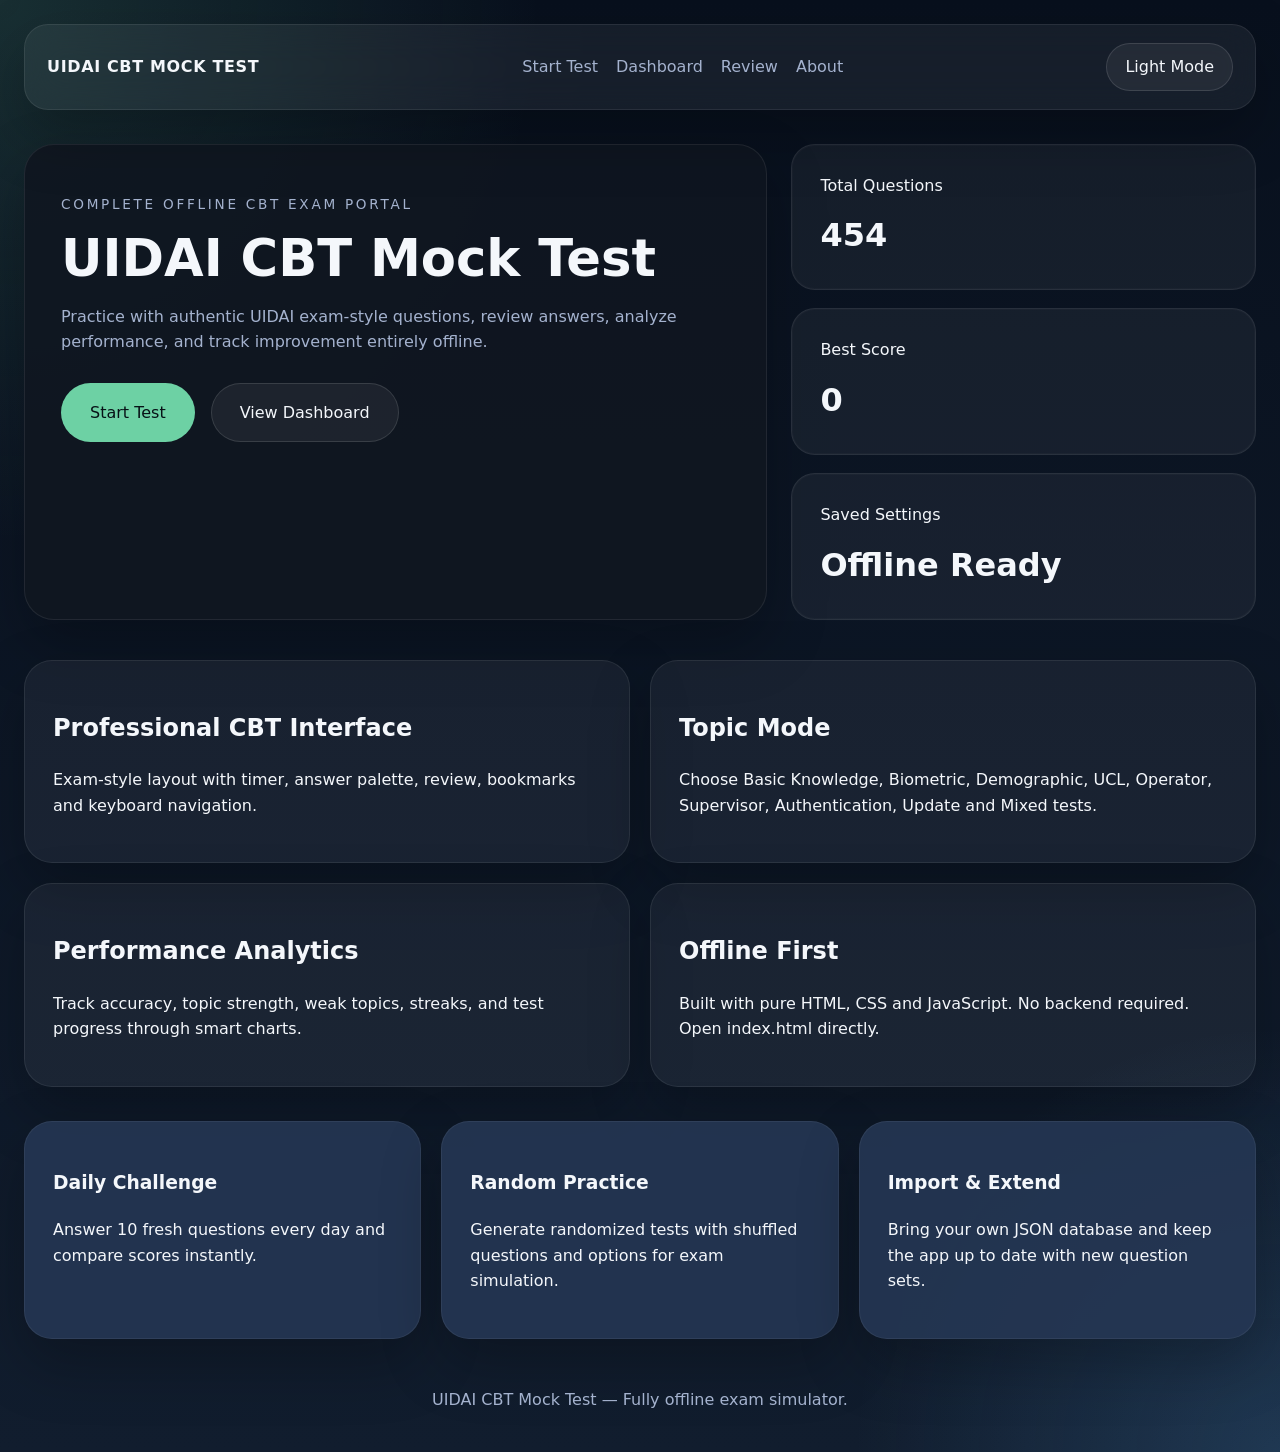
<file: MCQ/index.html>
<!DOCTYPE html>
<html lang="en">
<head>
  <meta charset="UTF-8" />
  <meta name="viewport" content="width=device-width, initial-scale=1.0" />
  <title>UIDAI CBT Mock Test</title>
  <link rel="stylesheet" href="assets/css/style.css" />
  <link rel="stylesheet" href="assets/css/responsive.css" />
</head>
<body>
  <div class="app-shell">
    <header class="nav-bar">
      <a class="brand" href="index.html">UIDAI CBT MOCK TEST</a>
      <nav class="nav-links">
        <a href="quiz.html">Start Test</a>
        <a href="dashboard.html">Dashboard</a>
        <a href="review.html">Review</a>
        <a href="about.html">About</a>
      </nav>
      <button class="theme-toggle" data-theme-toggle>Dark Mode</button>
    </header>
    <main>
      <section class="hero-section">
        <div class="hero-copy">
          <p class="eyebrow">Complete offline CBT exam portal</p>
          <h1>UIDAI CBT Mock Test</h1>
          <p>Practice with authentic UIDAI exam-style questions, review answers, analyze performance, and track improvement entirely offline.</p>
          <div class="hero-actions">
            <a class="button button-primary" href="quiz.html">Start Test</a>
            <a class="button button-secondary" href="dashboard.html">View Dashboard</a>
          </div>
        </div>
        <div class="hero-panel">
          <div class="stat-card">
            <span class="stat-label">Total Questions</span>
            <strong data-total-questions>0</strong>
          </div>
          <div class="stat-card">
            <span class="stat-label">Best Score</span>
            <strong data-highscore-value>0</strong>
          </div>
          <div class="stat-card">
            <span class="stat-label">Saved Settings</span>
            <strong>Offline Ready</strong>
          </div>
        </div>
      </section>
      <section class="features-grid">
        <article class="feature-card">
          <h2>Professional CBT Interface</h2>
          <p>Exam-style layout with timer, answer palette, review, bookmarks and keyboard navigation.</p>
        </article>
        <article class="feature-card">
          <h2>Topic Mode</h2>
          <p>Choose Basic Knowledge, Biometric, Demographic, UCL, Operator, Supervisor, Authentication, Update and Mixed tests.</p>
        </article>
        <article class="feature-card">
          <h2>Performance Analytics</h2>
          <p>Track accuracy, topic strength, weak topics, streaks, and test progress through smart charts.</p>
        </article>
        <article class="feature-card">
          <h2>Offline First</h2>
          <p>Built with pure HTML, CSS and JavaScript. No backend required. Open index.html directly.</p>
        </article>
      </section>
      <section class="cta-cards">
        <div class="callout-card">
          <h3>Daily Challenge</h3>
          <p>Answer 10 fresh questions every day and compare scores instantly.</p>
        </div>
        <div class="callout-card">
          <h3>Random Practice</h3>
          <p>Generate randomized tests with shuffled questions and options for exam simulation.</p>
        </div>
        <div class="callout-card">
          <h3>Import & Extend</h3>
          <p>Bring your own JSON database and keep the app up to date with new question sets.</p>
        </div>
      </section>
    </main>
    <footer class="footer-bar">
      <p>UIDAI CBT Mock Test — Fully offline exam simulator.</p>
    </footer>
  </div>
  <script src="assets/js/utils.js"></script>
  <script src="assets/js/storage.js"></script>
  <script src="assets/js/app.js"></script>
  <script>
    document.addEventListener('DOMContentLoaded', () => App.initCommon());
  </script>
</body>
</html>
</file>
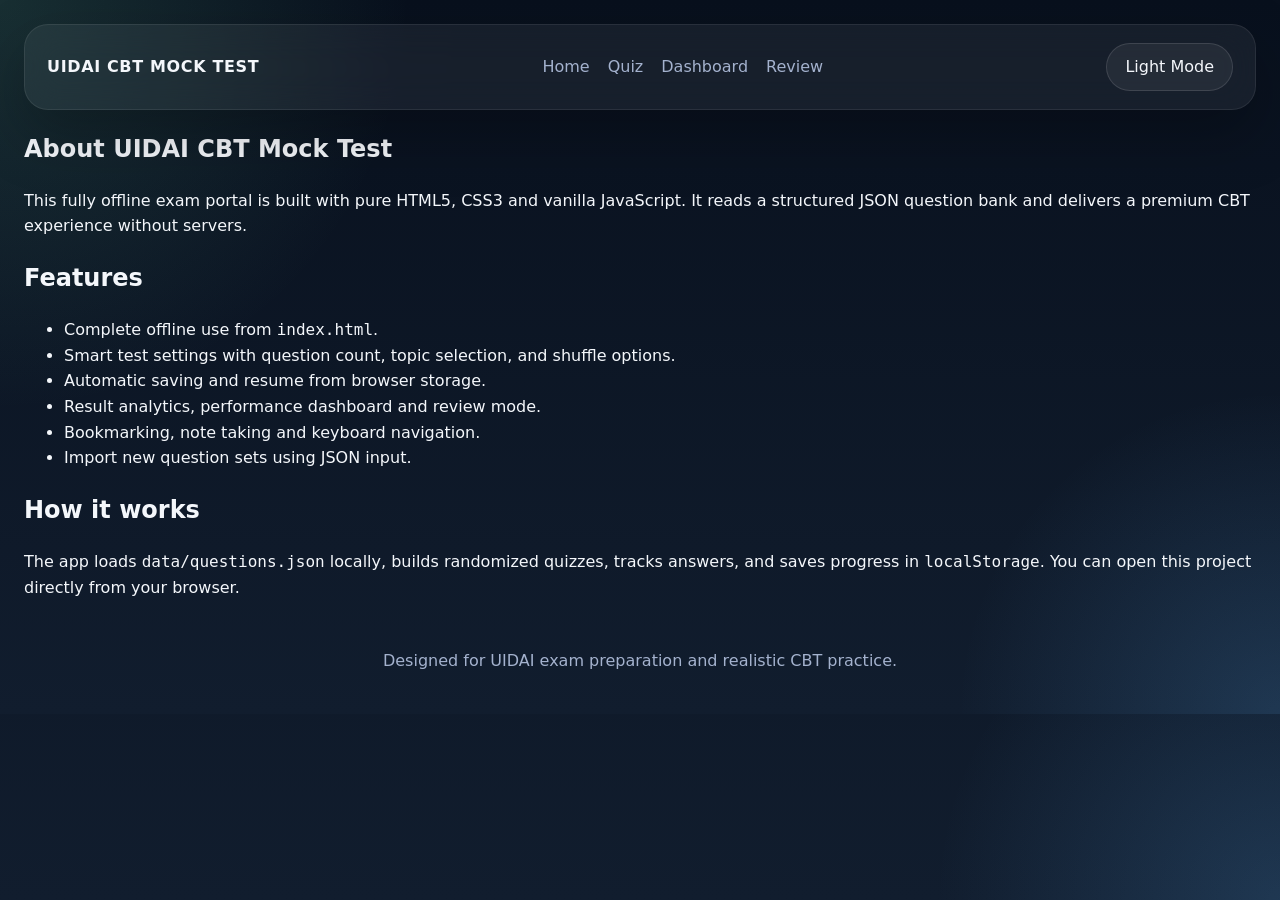
<file: MCQ/about.html>
<!DOCTYPE html>
<html lang="en">
<head>
  <meta charset="UTF-8" />
  <meta name="viewport" content="width=device-width, initial-scale=1.0" />
  <title>About | UIDAI CBT Mock Test</title>
  <link rel="stylesheet" href="assets/css/style.css" />
  <link rel="stylesheet" href="assets/css/responsive.css" />
</head>
<body>
  <div class="app-shell">
    <header class="nav-bar">
      <a class="brand" href="index.html">UIDAI CBT MOCK TEST</a>
      <nav class="nav-links">
        <a href="index.html">Home</a>
        <a href="quiz.html">Quiz</a>
        <a href="dashboard.html">Dashboard</a>
        <a href="review.html">Review</a>
      </nav>
      <button class="theme-toggle" data-theme-toggle>Dark Mode</button>
    </header>
    <main>
      <section class="about-card">
        <h1>About UIDAI CBT Mock Test</h1>
        <p>This fully offline exam portal is built with pure HTML5, CSS3 and vanilla JavaScript. It reads a structured JSON question bank and delivers a premium CBT experience without servers.</p>
        <h2>Features</h2>
        <ul>
          <li>Complete offline use from <code>index.html</code>.</li>
          <li>Smart test settings with question count, topic selection, and shuffle options.</li>
          <li>Automatic saving and resume from browser storage.</li>
          <li>Result analytics, performance dashboard and review mode.</li>
          <li>Bookmarking, note taking and keyboard navigation.</li>
          <li>Import new question sets using JSON input.</li>
        </ul>
        <h2>How it works</h2>
        <p>The app loads <code>data/questions.json</code> locally, builds randomized quizzes, tracks answers, and saves progress in <code>localStorage</code>. You can open this project directly from your browser.</p>
      </section>
    </main>
    <footer class="footer-bar">
      <p>Designed for UIDAI exam preparation and realistic CBT practice.</p>
    </footer>
  </div>
  <script src="assets/js/utils.js"></script>
  <script src="assets/js/storage.js"></script>
  <script src="assets/js/app.js"></script>
  <script>
    document.addEventListener('DOMContentLoaded', () => App.initCommon());
  </script>
</body>
</html>
</file>
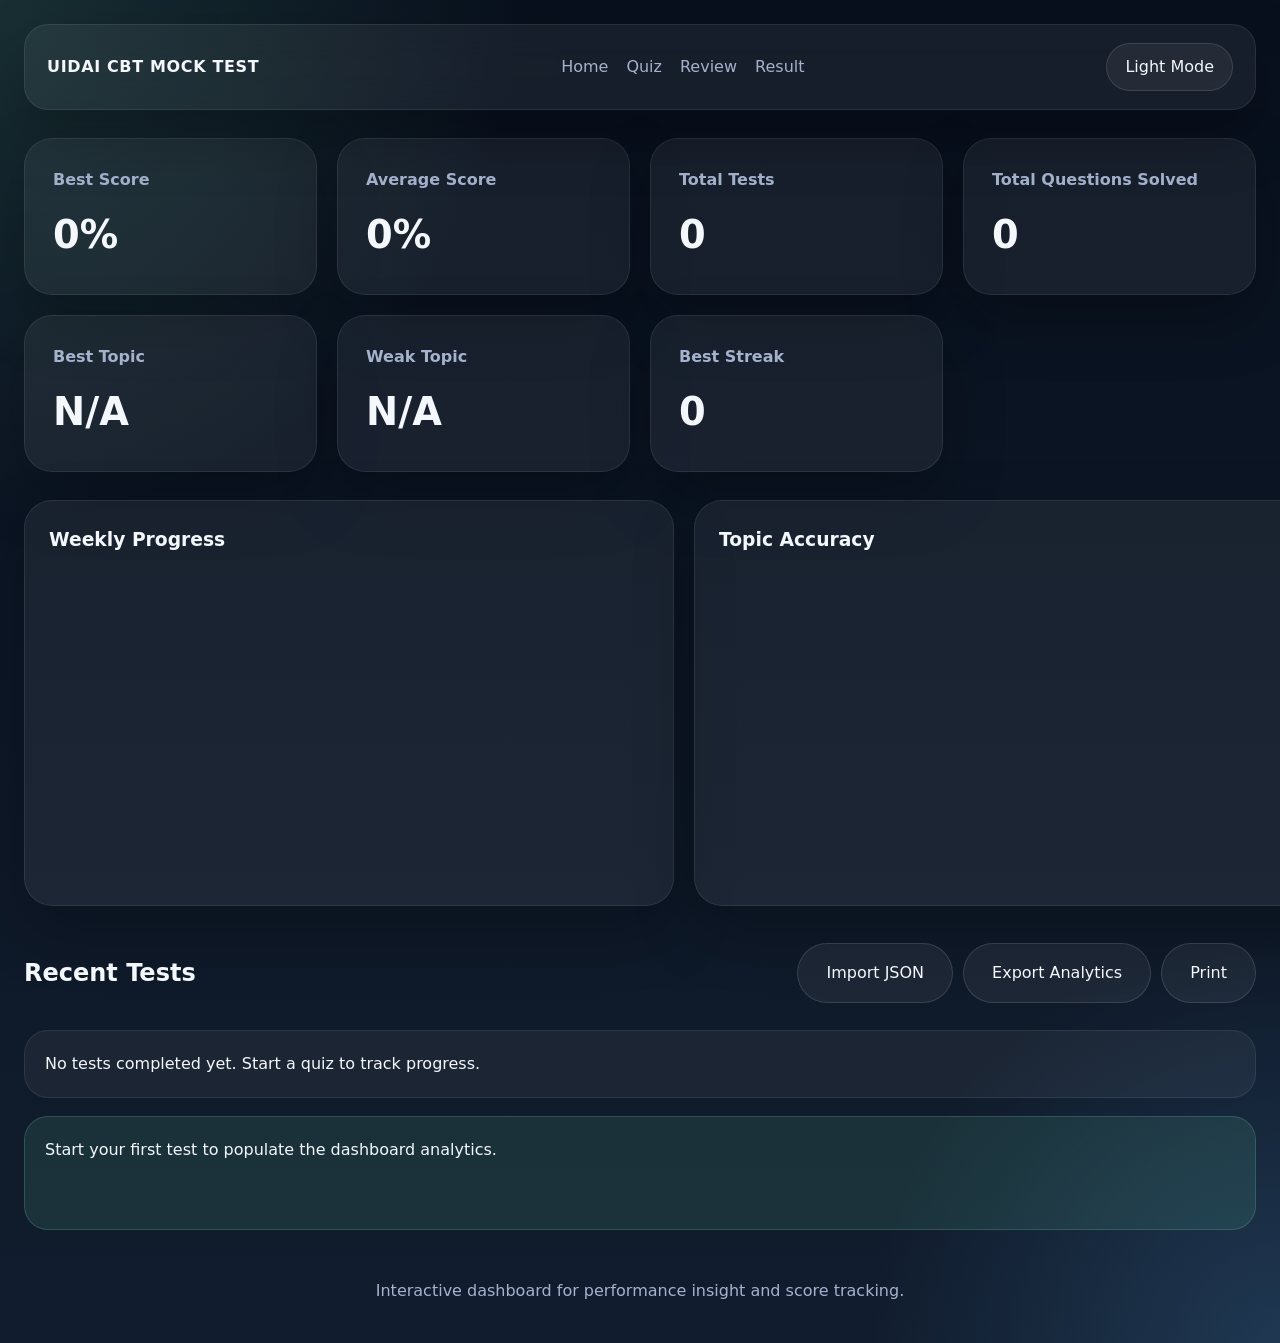
<file: MCQ/dashboard.html>
<!DOCTYPE html>
<html lang="en">
<head>
  <meta charset="UTF-8" />
  <meta name="viewport" content="width=device-width, initial-scale=1.0" />
  <title>Dashboard | UIDAI CBT Mock Test</title>
  <link rel="stylesheet" href="assets/css/style.css" />
  <link rel="stylesheet" href="assets/css/dashboard.css" />
  <link rel="stylesheet" href="assets/css/responsive.css" />
</head>
<body>
  <div class="app-shell">
    <header class="nav-bar">
      <a class="brand" href="index.html">UIDAI CBT MOCK TEST</a>
      <nav class="nav-links">
        <a href="index.html">Home</a>
        <a href="quiz.html">Quiz</a>
        <a href="review.html">Review</a>
        <a href="result.html">Result</a>
      </nav>
      <button class="theme-toggle" data-theme-toggle>Dark Mode</button>
    </header>
    <main>
      <section class="dashboard-grid">
        <article class="dashboard-card">
          <h2>Best Score</h2>
          <p id="bestScore">0%</p>
        </article>
        <article class="dashboard-card">
          <h2>Average Score</h2>
          <p id="averageScore">0%</p>
        </article>
        <article class="dashboard-card">
          <h2>Total Tests</h2>
          <p id="totalTests">0</p>
        </article>
        <article class="dashboard-card">
          <h2>Total Questions Solved</h2>
          <p id="totalQuestions">0</p>
        </article>
        <article class="dashboard-card">
          <h2>Best Topic</h2>
          <p id="bestTopic">N/A</p>
        </article>
        <article class="dashboard-card">
          <h2>Weak Topic</h2>
          <p id="weakTopic">N/A</p>
        </article>
        <article class="dashboard-card">
          <h2>Best Streak</h2>
          <p id="bestStreak">0</p>
        </article>
      </section>
      <section class="chart-section">
        <div class="chart-card">
          <h3>Weekly Progress</h3>
          <canvas id="weeklyChart" width="600" height="300"></canvas>
        </div>
        <div class="chart-card">
          <h3>Topic Accuracy</h3>
          <canvas id="topicChart" width="600" height="300"></canvas>
        </div>
        <div class="chart-card small-card">
          <h3>Recent Score</h3>
          <canvas id="ringChart" width="300" height="300"></canvas>
        </div>
      </section>
      <section class="history-section">
        <div class="history-header">
          <h2>Recent Tests</h2>
          <div class="history-actions">
            <input id="importJsonInput" type="file" accept="application/json" class="visually-hidden" />
            <button class="button button-secondary" id="importJsonButton">Import JSON</button>
            <button class="button button-secondary" id="exportAnalyticsButton">Export Analytics</button>
            <button class="button button-secondary" id="printDashboardButton">Print</button>
          </div>
        </div>
        <ul id="recentTests" class="recent-list"></ul>
      </section>
      <section class="message-panel" id="dashboardMessage"></section>
    </main>
    <footer class="footer-bar">
      <p>Interactive dashboard for performance insight and score tracking.</p>
    </footer>
  </div>
  <script src="assets/js/utils.js"></script>
  <script src="assets/js/storage.js"></script>
  <script src="assets/js/app.js"></script>
  <script src="assets/js/charts.js"></script>
  <script src="assets/js/analytics.js"></script>
  <script src="assets/js/dashboard.js"></script>
  <script>
    document.addEventListener('DOMContentLoaded', () => {
      App.initCommon();
      Dashboard.init();
    });
  </script>
</body>
</html>
</file>
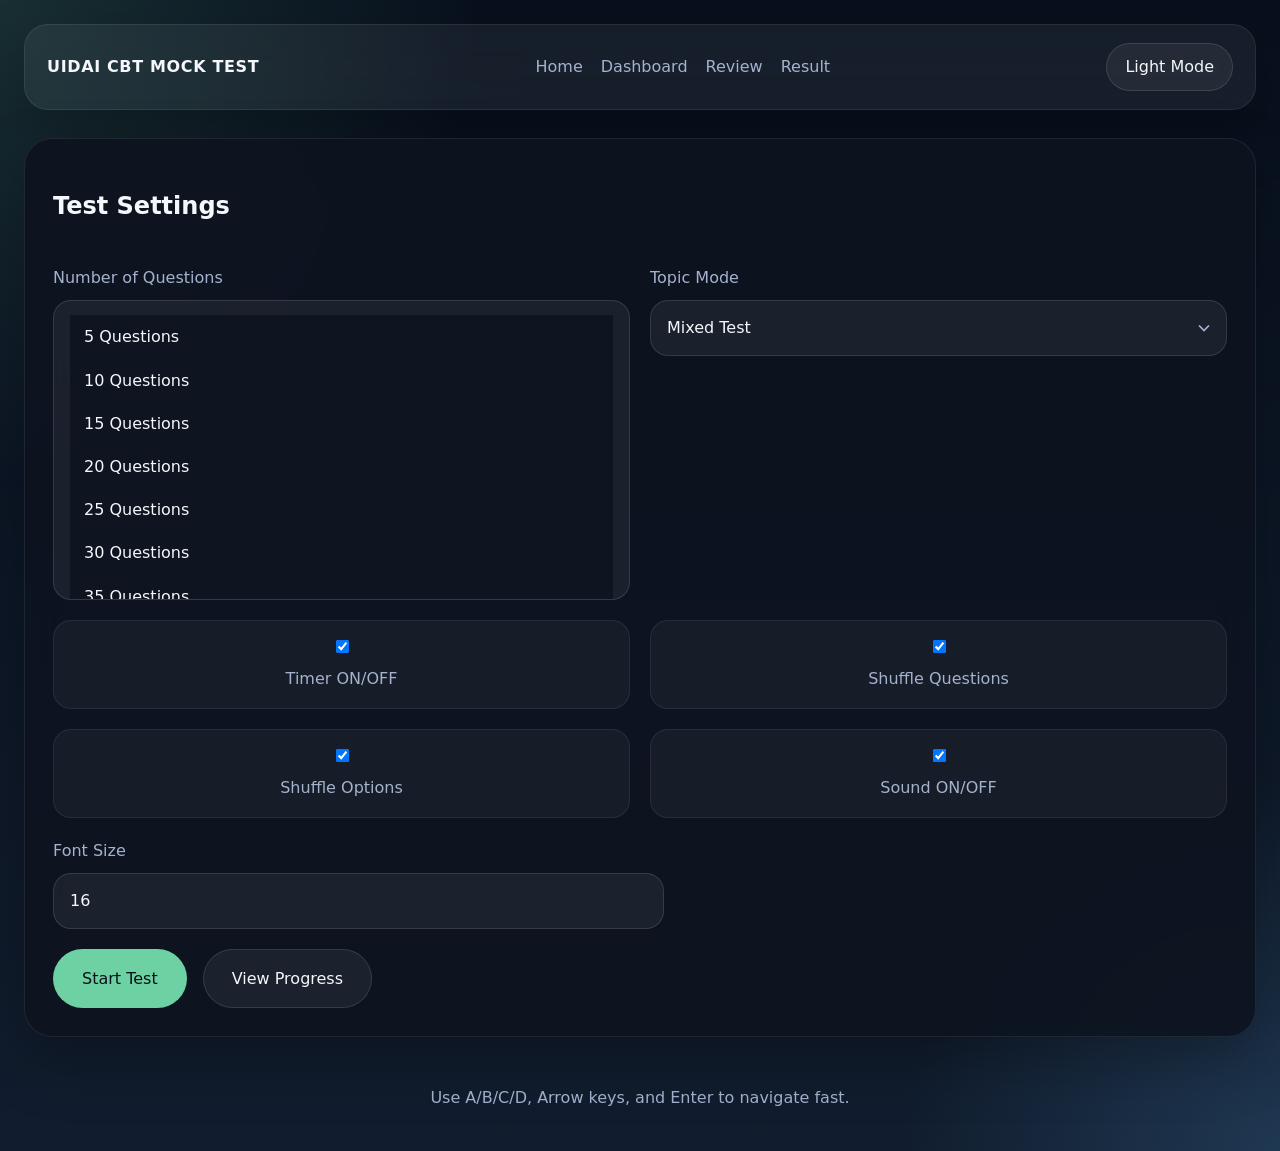
<file: MCQ/quiz.html>
<!DOCTYPE html>
<html lang="en">
<head>
  <meta charset="UTF-8" />
  <meta name="viewport" content="width=device-width, initial-scale=1.0" />
  <!-- Version: 2.1 -->
  <title>Quiz | UIDAI CBT Mock Test</title>
  <link rel="stylesheet" href="assets/css/style.css" />
  <link rel="stylesheet" href="assets/css/quiz.css" />
  <link rel="stylesheet" href="assets/css/responsive.css" />
</head>
<body>
  <div class="app-shell">
    <header class="nav-bar">
      <a class="brand" href="index.html">UIDAI CBT MOCK TEST</a>
      <nav class="nav-links">
        <a href="index.html">Home</a>
        <a href="dashboard.html">Dashboard</a>
        <a href="review.html">Review</a>
        <a href="result.html">Result</a>
      </nav>
      <button class="theme-toggle" data-theme-toggle>Dark Mode</button>
    </header>
    <main>
      <section id="setupPanel" class="setup-panel">
        <div class="setup-card">
          <h2>Test Settings</h2>
          <div class="form-grid">
            <label>
              Number of Questions
              <select id="questionCount" size="8">
                <option value="5">5 Questions</option>
                <option value="10">10 Questions</option>
                <option value="15">15 Questions</option>
                <option value="20">20 Questions</option>
                <option value="25">25 Questions</option>
                <option value="30">30 Questions</option>
                <option value="35">35 Questions</option>
                <option value="40">40 Questions</option>
                <option value="45">45 Questions</option>
                <option value="50">50 Questions</option>
                <option value="100">100 Questions</option>
                <option value="454">All Questions</option>
              </select>
            </label>
            <label>
              Topic Mode
              <select id="topicMode">
                <option>Mixed Test</option>
                <option>Basic Knowledge</option>
                <option>Biometric</option>
                <option>Demographic</option>
                <option>UCL</option>
                <option>Operator</option>
                <option>Supervisor</option>
                <option>Authentication</option>
                <option>Update</option>
              </select>
            </label>
            <label class="switch-field"><input id="timerEnabled" type="checkbox" checked /><span>Timer ON/OFF</span></label>
            <label class="switch-field"><input id="shuffleQuestions" type="checkbox" checked /><span>Shuffle Questions</span></label>
            <label class="switch-field"><input id="shuffleOptions" type="checkbox" checked /><span>Shuffle Options</span></label>
            <label class="switch-field"><input id="soundEnabled" type="checkbox" checked /><span>Sound ON/OFF</span></label>
            <label>
              Font Size
              <input id="fontSize" type="number" min="14" max="22" value="16" />
            </label>
          </div>
          <div class="setup-footer">
            <button class="button button-primary" id="startTestButton">Start Test</button>
            <a class="button button-secondary" href="dashboard.html">View Progress</a>
          </div>
        </div>
      </section>
      <section id="quizPanel" class="quiz-shell hidden">
        <div class="quiz-header">
          <div class="quiz-summary">
            <div class="quiz-chip">Timer: <strong id="timerValue">00:00</strong></div>
            <div class="quiz-chip">Question: <strong id="questionNumber">0 of 0</strong></div>
            <div class="quiz-chip">Topic: <strong id="currentTopic">Mixed</strong></div>
          </div>
          <div class="quiz-progress"><span id="progressBar"></span></div>
        </div>
        <div class="quiz-grid">
          <article class="quiz-card">
            <div class="quiz-card-header">
              <h2 id="questionText"></h2>
              <div class="quiz-actions">
                <button type="button" id="bookmarkButton" class="button button-secondary">Bookmark</button>
                <button type="button" id="fullscreenButton" class="button button-secondary">Fullscreen</button>
              </div>
            </div>
            <div id="optionList" class="option-grid"></div>
            <div class="notes-panel">
              <label for="questionNote">Question Notes</label>
              <textarea id="questionNote" rows="4" placeholder="Add a quick note for later review."></textarea>
            </div>
            <div class="quiz-actions-row">
              <button class="button button-secondary" id="prevButton">Previous</button>
              <button class="button button-primary" id="saveNextButton">Save & Next</button>
              <button class="button button-secondary" id="markButton">Mark for Review</button>
              <button class="button button-secondary" id="skipButton">Skip</button>
              <button class="button button-danger" id="submitButton">Submit</button>
            </div>
            <div id="activeTestMessage" class="active-test-message hidden"></div>
          </article>
          <aside class="quality-panel">
            <div class="palette-header">
              <h3>Question Palette</h3>
              <p>Green = answered · Yellow = review · Red = skipped · Grey = not visited</p>
            </div>
            <div id="questionPalette" class="question-palette"></div>
          </aside>
        </div>
      </section>
    </main>
    <footer class="footer-bar">
      <p>Use A/B/C/D, Arrow keys, and Enter to navigate fast.</p>
    </footer>
  </div>
  <script src="assets/js/utils.js"></script>
  <script src="assets/js/storage.js"></script>
  <script src="assets/js/analytics.js"></script>
  <script src="assets/js/app.js"></script>
  <script src="assets/js/timer.js"></script>
  <script src="assets/js/quiz.js"></script>
  <script>
    document.addEventListener('DOMContentLoaded', () => {
      App.initCommon();
      Quiz.init();
    });
  </script>
</body>
</html>
</file>
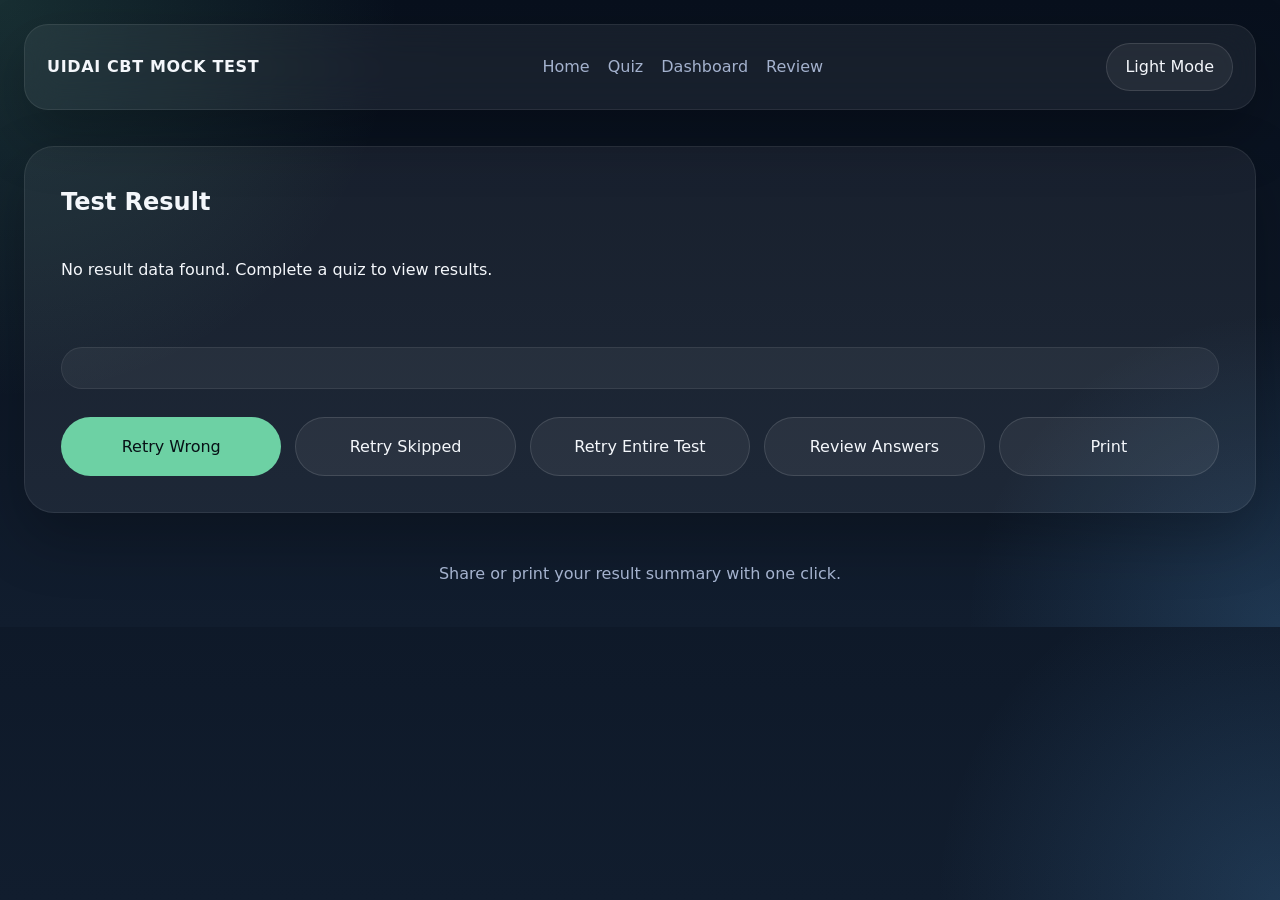
<file: MCQ/result.html>
<!DOCTYPE html>
<html lang="en">
<head>
  <meta charset="UTF-8" />
  <meta name="viewport" content="width=device-width, initial-scale=1.0" />
  <title>Result | UIDAI CBT Mock Test</title>
  <link rel="stylesheet" href="assets/css/style.css" />
  <link rel="stylesheet" href="assets/css/result.css" />
  <link rel="stylesheet" href="assets/css/responsive.css" />
</head>
<body>
  <div class="app-shell">
    <header class="nav-bar">
      <a class="brand" href="index.html">UIDAI CBT MOCK TEST</a>
      <nav class="nav-links">
        <a href="index.html">Home</a>
        <a href="quiz.html">Quiz</a>
        <a href="dashboard.html">Dashboard</a>
        <a href="review.html">Review</a>
      </nav>
      <button class="theme-toggle" data-theme-toggle>Dark Mode</button>
    </header>
    <main class="result-main">
      <section class="result-card">
        <h1>Test Result</h1>
        <div class="result-summary" id="resultSummary"></div>
        <div class="result-grid" id="resultGrid"></div>
        <div id="answerSummary" class="answer-summary"></div>
        <div class="result-actions">
          <button class="button button-primary" id="retryWrong">Retry Wrong</button>
          <button class="button button-secondary" id="retrySkipped">Retry Skipped</button>
          <button class="button button-secondary" id="retryAll">Retry Entire Test</button>
          <button class="button button-secondary" id="reviewAnswers">Review Answers</button>
          <button class="button button-secondary" id="printResult">Print</button>
        </div>
      </section>
    </main>
    <footer class="footer-bar">
      <p>Share or print your result summary with one click.</p>
    </footer>
  </div>
  <script src="assets/js/storage.js"></script>
  <script src="assets/js/utils.js"></script>
  <script src="assets/js/app.js"></script>
  <script>
    function renderResultPage() {
      const data = Storage.load('ucbt_last_result', null);
      const container = document.getElementById('resultSummary');
      const grid = document.getElementById('resultGrid');
      if (!data || !data.summary) {
        container.innerHTML = '<p>No result data found. Complete a quiz to view results.</p>';
        document.getElementById('retryWrong').disabled = true;
        document.getElementById('retrySkipped').disabled = true;
        document.getElementById('retryAll').disabled = true;
        document.getElementById('reviewAnswers').disabled = true;
        return;
      }
      const summary = data.summary || {};
      const pass = summary.pass || false;
      const percentage = summary.percentage || 0;
      const accuracy = summary.accuracy || 0;
      const total = summary.total || 0;
      const answered = summary.answered || 0;
      const correct = summary.correct || 0;
      const wrong = summary.wrong || 0;
      const skipped = summary.skipped || 0;
      const elapsed = summary.elapsed || 0;
      const timePerQ = summary.approxTimePerQuestion || 0;
      container.innerHTML = `<div class="result-badge ${pass ? 'pass' : 'fail'}">${pass ? 'Pass' : 'Fail'}</div>
        <p>Score ${percentage}% — Accuracy ${accuracy}%</p>`;
      const details = [
        ['Total Questions', total],
        ['Attempted', answered],
        ['Correct', correct],
        ['Wrong', wrong],
        ['Skipped', skipped],
        ['Time Taken', Utils.formatTime(elapsed)],
        ['Average Time', `${timePerQ}s`]
      ];
      grid.innerHTML = details.map(([label, value]) => `<div class="result-tile"><span>${label}</span><strong>${value}</strong></div>`).join('');
      
      // Render answer summary
      if (data.resultState && data.resultState.questions && Array.isArray(data.resultState.questions)) {
        const questions = data.resultState.questions;
        const answers = data.resultState.answers || {};
        const skipped = data.resultState.skipped || [];
        
        const answerPalette = questions.map((q, index) => {
          if (!q) return '';
          const qNum = index + 1;
          const userAnswer = answers[q.id];
          const correct = q.correct || q.answer || 1;
          const isSkipped = skipped.includes(q.id);
          
          let status = 'unanswered';
          let label = '';
          if (isSkipped) {
            status = 'skipped';
            label = 'S';
          } else if (!userAnswer) {
            status = 'unanswered';
            label = '—';
          } else if (userAnswer === correct) {
            status = 'correct';
            label = '✓';
          } else {
            status = 'wrong';
            label = '✗';
          }
          
          return `<div class="answer-item ${status}" title="Q${qNum}: ${status}">${label}</div>`;
        }).join('');
        
        const summaryHtml = `
          <h3>Answer Summary (Click "Review Answers" for details)</h3>
          <div class="answer-palette">${answerPalette}</div>
          <p style="margin-top: 12px; font-size: 13px; color: var(--muted);">
            <span>✓ = Correct</span> &nbsp;|&nbsp;
            <span>✗ = Wrong</span> &nbsp;|&nbsp;
            <span>S = Skipped</span> &nbsp;|&nbsp;
            <span>— = Not Answered</span>
          </p>
        `;
        document.getElementById('answerSummary').innerHTML = summaryHtml;
      }
      
      try {
        document.getElementById('retryWrong').addEventListener('click', () => { localStorage.setItem('ucbt_retry_mode', 'wrong'); window.location.href = 'quiz.html'; });
        document.getElementById('retrySkipped').addEventListener('click', () => { localStorage.setItem('ucbt_retry_mode', 'skipped'); window.location.href = 'quiz.html'; });
        document.getElementById('retryAll').addEventListener('click', () => { localStorage.removeItem('ucbt_retry_mode'); window.location.href = 'quiz.html'; });
        document.getElementById('reviewAnswers').addEventListener('click', () => window.location.href = 'review.html');
        document.getElementById('printResult').addEventListener('click', () => window.print());
      } catch (error) {
        console.error('Error attaching event handlers:', error);
      }
    }
    document.addEventListener('DOMContentLoaded', () => {
      try {
        App.initCommon();
        renderResultPage();
      } catch (error) {
        console.error('Error rendering result page:', error);
        document.getElementById('resultSummary').innerHTML = '<p>Error loading results. Please return <a href="index.html">home</a>.</p>';
      }
    });
  </script>
</body>
</html>
</file>
<file: MCQ/assets/css/style.css>
:root {
  --bg: #101721;
  --surface: rgba(18, 28, 45, 0.95);
  --surface-strong: rgba(21, 35, 58, 0.98);
  --text: #f4f7fb;
  --muted: #a4b2ce;
  --primary: #6dd1a4;
  --primary-soft: rgba(109, 209, 164, 0.14);
  --accent: #60b1f6;
  --danger: #ff6f61;
  --border: rgba(255,255,255,0.08);
  --shadow: 0 24px 60px rgba(0, 0, 0, 0.25);
  --radius: 24px;
  --font: 'Inter', system-ui, -apple-system, BlinkMacSystemFont, 'Segoe UI', sans-serif;
  --base-font-size: 16px;
}

html, body {
  margin: 0;
  min-height: 100%;
  background: radial-gradient(circle at top left, rgba(109,209,164,0.16), transparent 28%),
              radial-gradient(circle at bottom right, rgba(96,177,246,0.18), transparent 22%),
              linear-gradient(180deg, #08101d 0%, #111d2e 100%);
  color: var(--text);
  font-family: var(--font);
  font-size: var(--base-font-size);
}

body {
  line-height: 1.6;
}

img { max-width: 100%; }

button, select, input, textarea { font: inherit; }

.visually-hidden { position: absolute !important; width: 1px; height: 1px; padding: 0; margin: -1px; overflow: hidden; clip: rect(0,0,0,0); white-space: nowrap; border: 0; }

a { color: inherit; text-decoration: none; }

.hidden { display: none !important; }

.app-shell {
  max-width: 1320px;
  margin: 0 auto;
  padding: 24px;
}

.nav-bar {
  display: flex;
  align-items: center;
  justify-content: space-between;
  gap: 20px;
  padding: 18px 22px;
  background: rgba(255,255,255,0.06);
  border: 1px solid rgba(255,255,255,0.08);
  backdrop-filter: blur(18px);
  border-radius: 24px;
  box-shadow: var(--shadow);
}

.brand {
  font-weight: 700;
  letter-spacing: 0.04em;
}

.nav-links {
  display: flex;
  gap: 18px;
  flex-wrap: wrap;
}

.nav-links a {
  color: var(--muted);
  transition: color 0.2s ease;
}

.nav-links a:hover {
  color: var(--text);
}

.theme-toggle {
  display: inline-flex;
  align-items: center;
  justify-content: center;
  padding: 10px 18px;
  border-radius: 999px;
  border: 1px solid rgba(255,255,255,0.12);
  background: rgba(255,255,255,0.06);
  color: var(--text);
  cursor: pointer;
}

.hero-section {
  display: grid;
  grid-template-columns: 1.6fr 1fr;
  gap: 24px;
  margin-top: 34px;
}

.hero-copy {
  padding: 36px;
  background: rgba(16,23,33,0.9);
  border-radius: 30px;
  border: 1px solid rgba(255,255,255,0.08);
  box-shadow: var(--shadow);
}

.eyebrow {
  color: var(--primary);
  text-transform: uppercase;
  letter-spacing: 0.2em;
  font-size: 0.85rem;
  margin-bottom: 1rem;
}

.hero-copy h1 {
  margin: 0 0 18px;
  font-size: clamp(2.8rem, 4vw, 4.4rem);
  line-height: 1.05;
}

.hero-copy p {
  max-width: 620px;
  color: var(--muted);
}

.hero-actions {
  display: flex;
  gap: 16px;
  flex-wrap: wrap;
  margin-top: 28px;
}

.button {
  display: inline-flex;
  align-items: center;
  justify-content: center;
  border-radius: 999px;
  padding: 16px 28px;
  border: 1px solid transparent;
  transition: transform 0.2s ease, background 0.2s ease;
}

.button:hover { transform: translateY(-2px); }

.button-primary {
  background: var(--primary);
  color: #071116;
}

.button-secondary {
  background: rgba(255,255,255,0.06);
  color: var(--text);
  border-color: rgba(255,255,255,0.12);
}

.hero-panel {
  display: grid;
  gap: 18px;
  align-content: start;
}

.stat-card {
  padding: 28px;
  border-radius: 24px;
  background: rgba(255,255,255,0.05);
  border: 1px solid rgba(255,255,255,0.08);
  box-shadow: inset 0 0 0 1px rgba(255,255,255,0.02);
}

.stat-card strong {
  display: block;
  margin-top: 12px;
  font-size: 2rem;
}

.features-grid {
  display: grid;
  grid-template-columns: repeat(2, minmax(0, 1fr));
  gap: 20px;
  margin-top: 40px;
}

.feature-card {
  background: rgba(255,255,255,0.05);
  border: 1px solid rgba(255,255,255,0.08);
  border-radius: 28px;
  padding: 28px;
  box-shadow: var(--shadow);
}

.callout-card {
  background: rgba(37, 55, 84, 0.9);
  border: 1px solid rgba(255,255,255,0.06);
  padding: 28px;
  border-radius: 28px;
  box-shadow: var(--shadow);
}

.cta-cards {
  display: grid;
  grid-template-columns: repeat(3, minmax(0, 1fr));
  gap: 20px;
  margin-top: 34px;
}

.footer-bar {
  margin-top: 48px;
  text-align: center;
  color: var(--muted);
}

.theme-light {
  --bg: #f7f9fc;
  --surface: rgba(255,255,255,0.94);
  --surface-strong: rgba(255,255,255,0.98);
  --text: #111827;
  --muted: #525d6e;
  --primary: #3f82ff;
  --primary-soft: rgba(63,130,255,0.14);
  --accent: #7f5cff;
  --danger: #d6454f;
  --border: rgba(17,24,39,0.08);
  background: radial-gradient(circle at top left, rgba(63,130,255,0.08), transparent 28%),
              radial-gradient(circle at bottom right, rgba(109,209,164,0.08), transparent 22%),
              linear-gradient(180deg, #f5f8ff 0%, #e9eefb 100%);
}

.theme-light .nav-bar,
.theme-light .hero-copy,
.theme-light .stat-card,
.theme-light .feature-card,
.theme-light .callout-card {
  background: rgba(255,255,255,0.82);
  color: var(--text);
  border-color: rgba(17,24,39,0.08);
}

.theme-light .button-secondary {
  background: rgba(17,24,39,0.08);
  color: var(--text);
}

body.theme-light a { color: var(--text); }
</file>
<file: MCQ/assets/css/responsive.css>
@media (max-width: 1080px) {
  .hero-section { grid-template-columns: 1fr; }
  .cta-cards { grid-template-columns: 1fr; }
  .features-grid { grid-template-columns: 1fr; }
}

@media (max-width: 720px) {
  .app-shell { padding: 16px; }
  .nav-bar { flex-direction: column; align-items: flex-start; }
  .nav-links { width: 100%; justify-content: space-between; }
  .hero-copy { padding: 24px; }
  .hero-actions { flex-direction: column; width: 100%; }
  .button { width: 100%; }
  .stat-card { padding: 22px; }
}

@media (max-width: 520px) {
  .nav-links { gap: 12px; }
  .hero-copy h1 { font-size: 2.4rem; }
  .nav-bar { padding: 14px; }
}
</file>
<file: MCQ/assets/css/dashboard.css>
.dashboard-grid { display: grid; grid-template-columns: repeat(4, minmax(0, 1fr)); gap: 20px; margin-top: 28px; }

.dashboard-card { padding: 28px; border-radius: 28px; background: rgba(255,255,255,0.06); border: 1px solid rgba(255,255,255,0.08); box-shadow: var(--shadow); }

.dashboard-card h2 { margin: 0 0 12px; font-size: 1rem; color: var(--muted); }

.dashboard-card p { margin: 0; font-size: 2.4rem; font-weight: 700; }

.chart-section { display: grid; grid-template-columns: 2fr 2fr 1fr; gap: 20px; margin-top: 28px; }

.chart-card { padding: 24px; border-radius: 28px; background: rgba(255,255,255,0.06); border: 1px solid rgba(255,255,255,0.08); box-shadow: var(--shadow); }

.chart-card h3 { margin-top: 0; color: var(--text); }

.small-card { display: flex; align-items: center; justify-content: center; }

.history-section { margin-top: 28px; }

.history-header { display: flex; justify-content: space-between; align-items: center; gap: 16px; flex-wrap: wrap; }

.history-actions { display: flex; gap: 10px; flex-wrap: wrap; }

.recent-list { list-style: none; padding: 0; margin: 18px 0 0; display: grid; gap: 16px; }

.recent-test-card { padding: 20px; border-radius: 24px; background: rgba(255,255,255,0.05); border: 1px solid rgba(255,255,255,0.08); display: grid; gap: 8px; }

.recent-items { display: flex; gap: 12px; flex-wrap: wrap; color: var(--muted); }

.message-panel { margin-top: 18px; padding: 20px; border-radius: 24px; background: rgba(109,209,164,0.12); border: 1px solid rgba(109,209,164,0.22); min-height: 72px; }

.review-filter-panel { padding: 24px; border-radius: 28px; background: rgba(255,255,255,0.06); border: 1px solid rgba(255,255,255,0.08); margin-top: 28px; }

.review-filter-panel > div { display: flex; gap: 16px; flex-wrap: wrap; align-items: center; margin-bottom: 16px; }

.review-filter-panel label { display: flex; align-items: center; gap: 8px; color: var(--text); }

.review-filter-panel select, .review-filter-panel input { padding: 10px 14px; border-radius: 16px; border: 1px solid rgba(255,255,255,0.12); background: rgba(255,255,255,0.06); color: var(--text); min-width: 150px; }

.review-summary { margin-top: 28px; }

.review-summary h2 { margin-bottom: 16px; }

.review-list { list-style: none; padding: 0; margin: 0; display: grid; gap: 16px; }

.review-card { padding: 24px; border-radius: 24px; background: rgba(255,255,255,0.05); border: 1px solid rgba(255,255,255,0.08); }

.review-card header { margin-bottom: 16px; }

.review-card h3 { margin: 0 0 8px; }

.review-meta { font-size: 0.9rem; color: var(--muted); display: flex; gap: 12px; align-items: center; }

.bookmark-badge { display: inline-block; padding: 4px 10px; border-radius: 999px; background: rgba(255,193,7,0.2); border: 1px solid rgba(255,193,7,0.4); color: #ffc107; font-size: 0.8rem; }

.review-options { list-style: none; padding: 0; margin: 16px 0; display: grid; gap: 12px; }

.review-option { padding: 16px; border-radius: 16px; background: rgba(255,255,255,0.04); border: 2px solid rgba(255,255,255,0.08); display: flex; gap: 12px; cursor: pointer; transition: all 0.2s ease; }

.review-option span { display: inline-block; font-weight: 700; color: var(--muted); min-width: 24px; }

.review-option strong { flex: 1; }

.review-option.correct-answer { background: rgba(109,209,164,0.2); border-color: rgba(109,209,164,0.4); }

.review-option.user-answer { background: rgba(96,177,246,0.15); border-color: rgba(96,177,246,0.3); }

.review-option.correct-answer.user-answer { background: rgba(109,209,164,0.3); border-color: #6dd1a4; }

.review-feedback { display: grid; gap: 8px; padding: 16px; border-radius: 16px; background: rgba(255,255,255,0.04); margin: 16px 0; font-size: 0.95rem; }

.review-feedback span { color: var(--muted); }

.review-explanation { margin: 0; padding: 0; color: var(--muted); font-size: 0.9rem; font-style: italic; }

.review-empty { padding: 40px 20px; text-align: center; color: var(--muted); grid-column: 1 / -1; }

.toast-visible { opacity: 1; transition: opacity 0.3s ease; }

@media (max-width: 1080px) {
  .dashboard-grid { grid-template-columns: repeat(2, minmax(0, 1fr)); }
  .chart-section { grid-template-columns: 1fr; }
}

@media (max-width: 720px) {
  .dashboard-grid { grid-template-columns: 1fr; }
  .history-header { flex-direction: column; align-items: stretch; }
}
</file>
<file: MCQ/assets/css/quiz.css>
.setup-panel, .quiz-shell { backdrop-filter: blur(20px); border: 1px solid rgba(255,255,255,0.08); border-radius: 28px; background: rgba(14, 20, 32, 0.92); box-shadow: var(--shadow); padding: 28px; margin-top: 28px; overflow: visible; }

.setup-card { display: grid; gap: 20px; }

.form-grid { display: grid; grid-template-columns: repeat(2, minmax(0, 1fr)); gap: 20px; }

.form-grid label { display: flex; flex-direction: column; gap: 10px; color: var(--muted); overflow: visible; }

.form-grid select, .form-grid input { width: 100%; padding: 14px 16px; border-radius: 18px; border: 1px solid rgba(255,255,255,0.12); background: rgba(255,255,255,0.06); color: var(--text); }

.form-grid select { appearance: none; background-image: url("data:image/svg+xml;charset=UTF-8,%3csvg xmlns='http://www.w3.org/2000/svg' viewBox='0 0 24 24' fill='none' stroke='%23a4b2ce' stroke-width='2'%3e%3cpolyline points='6 9 12 15 18 9'%3e%3c/polyline%3e%3c/svg%3e"); background-repeat: no-repeat; background-position: right 12px center; background-size: 20px; padding-right: 40px; }

#questionCount { appearance: auto; background-image: none; padding-right: 16px; max-height: 300px; overflow-y: auto; }

#questionCount option { background: rgba(14, 20, 32, 0.95); color: #f4f7fb; padding: 12px 14px; }

#questionCount option:checked { background: linear-gradient(to right, rgba(109, 209, 164, 0.4), rgba(109, 209, 164, 0.2)); color: #6dd1a4; font-weight: 600; }

.switch-field { display: flex; align-items: center; gap: 12px; padding: 16px; border-radius: 18px; background: rgba(255,255,255,0.04); border: 1px solid rgba(255,255,255,0.08); cursor: pointer; }

.switch-field input { width: auto; }

.setup-footer { display: flex; gap: 16px; align-items: center; flex-wrap: wrap; }

.quiz-header { display: flex; flex-direction: column; gap: 18px; margin-top: 28px; }

.quiz-summary { display: flex; flex-wrap: wrap; gap: 14px; }

.quiz-chip { padding: 12px 18px; border-radius: 999px; background: rgba(255,255,255,0.06); border: 1px solid rgba(255,255,255,0.08); color: var(--text); }

.quiz-progress { height: 10px; border-radius: 999px; background: rgba(255,255,255,0.08); overflow: hidden; }

#progressBar { display: block; height: 100%; width: 0; background: linear-gradient(90deg, var(--primary), var(--accent)); transition: width 0.2s ease; }

.quiz-grid { display: grid; grid-template-columns: 2.5fr 1fr; gap: 24px; margin-top: 24px; }

.quiz-card { padding: 24px; border-radius: 28px; background: rgba(255,255,255,0.06); border: 1px solid rgba(255,255,255,0.08); }

.quiz-card-header { display: flex; justify-content: space-between; flex-wrap: wrap; gap: 18px; align-items: flex-start; }

.quiz-card h2 { margin: 0 0 18px; font-size: 1.4rem; }

.quiz-actions { display: flex; flex-wrap: wrap; gap: 10px; }

.option-grid { display: grid; gap: 16px; margin: 12px 0 24px; }

.option-item { display: flex; align-items: center; gap: 14px; padding: 18px 20px; border-radius: 18px; border: 1px solid rgba(255,255,255,0.08); background: rgba(255,255,255,0.04); color: var(--text); cursor: pointer; transition: transform 0.15s ease, border-color 0.2s ease; }

.option-item:hover { transform: translateY(-1px); border-color: rgba(109,209,164,0.4); }

.option-item.selected { border-color: var(--primary); background: rgba(109,209,164,0.12); }

.option-key { width: 36px; height: 36px; display: inline-flex; align-items: center; justify-content: center; background: rgba(255,255,255,0.05); border-radius: 999px; font-weight: 700; }

.notes-panel { display: grid; gap: 10px; margin-top: 20px; }

.notes-panel textarea { width: 100%; min-height: 120px; border-radius: 18px; border: 1px solid rgba(255,255,255,0.1); background: rgba(255,255,255,0.05); color: var(--text); padding: 16px; resize: vertical; }

.quiz-actions-row { display: grid; grid-template-columns: repeat(5, minmax(0, 1fr)); gap: 12px; margin-top: 24px; }

.live-demo .button-danger, .button-danger { background: var(--danger); color: #fff; }

.quality-panel { padding: 24px; border-radius: 28px; background: rgba(255,255,255,0.06); border: 1px solid rgba(255,255,255,0.08); }

.palette-header { margin-bottom: 18px; }

.question-palette { display: grid; grid-template-columns: repeat(5, minmax(0, 1fr)); gap: 10px; }

.palette-item { min-height: 56px; border-radius: 16px; border: 1px solid rgba(255,255,255,0.08); background: rgba(255,255,255,0.05); color: var(--text); cursor: pointer; font-weight: 700; }

.palette-item.status-answered { background: #1e452c; border-color: rgba(109,209,164,0.4); }

.palette-item.status-review { background: #4d421b; border-color: rgba(255,193,7,0.4); }

.palette-item.status-skipped { background: #4b2022; border-color: rgba(255,111,97,0.4); }

.palette-item.status-unvisited { background: rgba(255,255,255,0.04); }

.active-test-message { margin-top: 18px; padding: 18px 20px; border-radius: 20px; background: rgba(109,209,164,0.14); border: 1px solid rgba(109,209,164,0.22); color: #dffae3; }

.timer-warning { color: #f6b95f; }

.timer-critical { color: #ff7a7a; animation: blink 1.2s infinite alternate; }

.bookmarked { background: rgba(109,209,164,0.12) !important; border-color: var(--primary); }

@keyframes blink { 0% { opacity: 1; } 100% { opacity: 0.5; } }

@media (max-width: 980px) {
  .quiz-grid { grid-template-columns: 1fr; }
  .quiz-actions-row { grid-template-columns: 1fr; }
}
</file>
<file: MCQ/assets/css/result.css>
.result-main { margin-top: 36px; }

.result-card { padding: 36px; border-radius: 30px; background: rgba(255,255,255,0.06); border: 1px solid rgba(255,255,255,0.08); box-shadow: var(--shadow); }

.result-card h1 { margin-top: 0; }

.result-summary { display: flex; flex-wrap: wrap; gap: 18px; align-items: center; margin: 20px 0; }

.result-badge { padding: 16px 24px; border-radius: 999px; background: rgba(109,209,164,0.2); color: #fff; font-weight: 700; }

.result-badge.fail { background: rgba(255,111,97,0.18); }

.result-grid { display: grid; grid-template-columns: repeat(3, minmax(0, 1fr)); gap: 20px; }

.result-tile { padding: 22px; border-radius: 24px; background: rgba(255,255,255,0.05); border: 1px solid rgba(255,255,255,0.08); }

.result-tile span { display: block; color: var(--muted); margin-bottom: 8px; }

.answer-summary { margin-top: 28px; padding: 20px; border-radius: 24px; background: rgba(255,255,255,0.05); border: 1px solid rgba(255,255,255,0.08); }

.answer-summary h3 { margin-top: 0; margin-bottom: 16px; }

.answer-palette { display: grid; grid-template-columns: repeat(auto-fill, minmax(40px, 1fr)); gap: 8px; }

.answer-item { width: 40px; height: 40px; border-radius: 8px; display: flex; align-items: center; justify-content: center; font-weight: 600; font-size: 12px; cursor: pointer; border: 2px solid transparent; }

.answer-item.correct { background: rgba(109,209,164,0.3); border-color: #6dd1a4; color: #6dd1a4; }

.answer-item.wrong { background: rgba(255,111,97,0.3); border-color: #ff6f61; color: #ff6f61; }

.answer-item.skipped { background: rgba(255,193,7,0.3); border-color: #ffc107; color: #ffc107; }

.answer-item.unanswered { background: rgba(255,255,255,0.1); border-color: rgba(255,255,255,0.2); color: var(--muted); }

.result-actions { display: grid; grid-template-columns: repeat(5, minmax(0, 1fr)); gap: 14px; margin-top: 28px; }

@media (max-width: 860px) {
  .result-grid { grid-template-columns: 1fr; }
  .result-actions { grid-template-columns: 1fr; }
}
</file>
